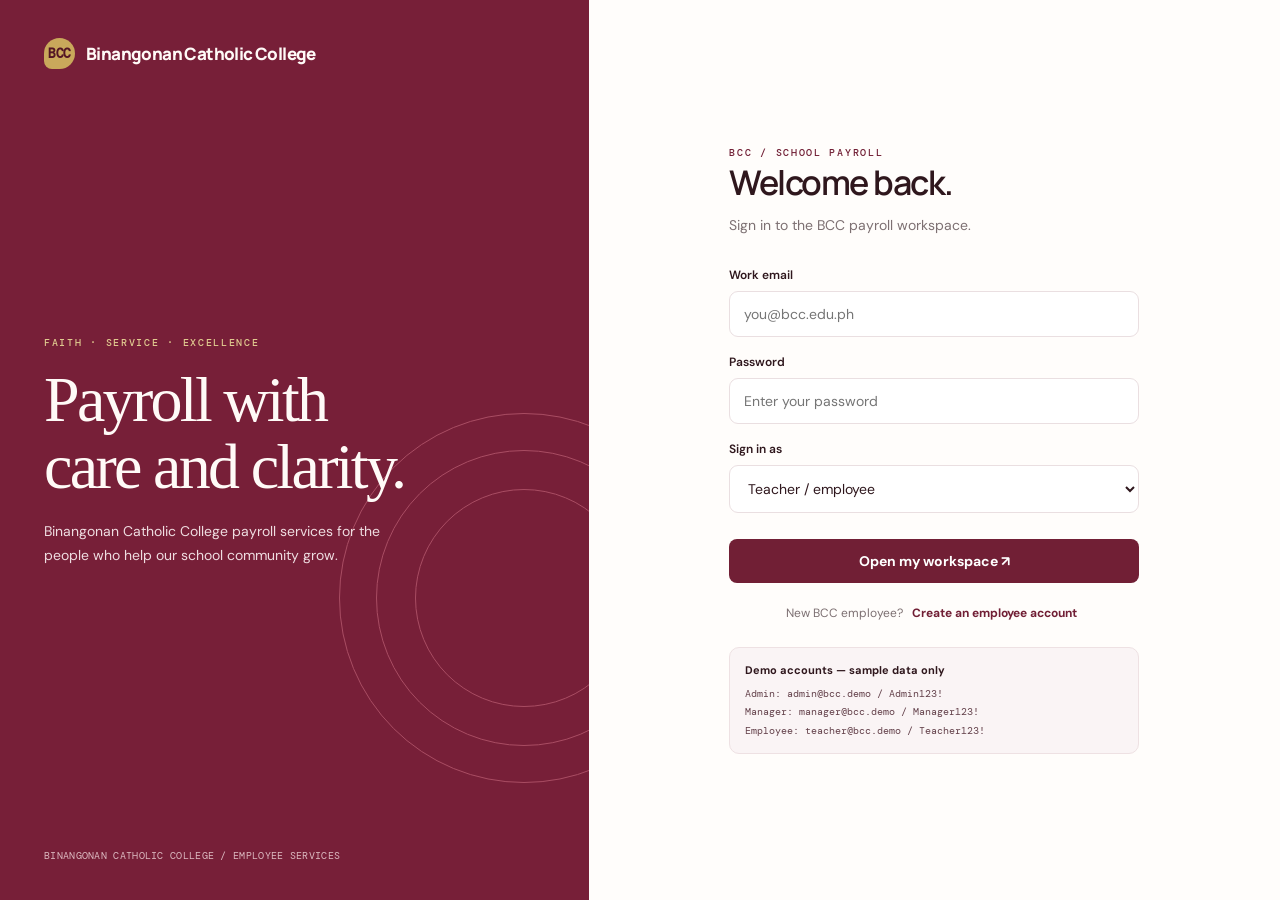
<file: index.html>
<!doctype html>
<html lang="en">
<head>
  <meta charset="utf-8">
  <meta name="viewport" content="width=device-width, initial-scale=1">
  <meta name="theme-color" content="#711f35">
  <meta name="description" content="A secure-style payroll workspace for Binangonan Catholic College.">
  <title>BCC — School Payroll</title>
  <link rel="preconnect" href="https://fonts.googleapis.com">
  <link rel="preconnect" href="https://fonts.gstatic.com" crossorigin>
  <link href="https://fonts.googleapis.com/css2?family=DM+Mono:wght@400;500&family=DM+Sans:wght@400;500;600;700&family=Manrope:wght@400;500;600;700;800&display=swap" rel="stylesheet">
  <link rel="stylesheet" href="styles.css">
</head>
<body>
  <main id="app" aria-live="polite"></main>
  <div id="toast" class="toast" role="status" aria-live="polite"></div>
  <script src="app.js"></script>
</body>
</html>
</file>
<file: styles.css>
:root {
    color-scheme: light;
    --ink: #2f171d;
    --muted: #7d7072;
    --paper: #f7f3f2;
    --white: #fffdfb;
    --line: #eadfe1;
    --maroon: #711f35;
    --maroon-dark: #531524;
    --rose: #ead3d7;
    --gold: #c9a85b;
    --red: #a73d40;
    --serif: Georgia, 'Times New Roman', serif;
  }
  * { box-sizing: border-box; }
  body { margin: 0; background: var(--paper); color: var(--ink); font-family: 'DM Sans', sans-serif; font-size: 14px; }
  button, input, select { font: inherit; }
  button { cursor: pointer; }
  a { color: inherit; }
  .auth-shell { min-height: 100vh; display: grid; grid-template-columns: minmax(320px, .92fr) 1.08fr; }
  .auth-art { min-height: 100vh; padding: 38px 44px; background: #771f38; color: #fffaf7; position: relative; overflow: hidden; display: flex; flex-direction: column; justify-content: space-between; }
  .brand { display: flex; align-items: center; gap: 11px; font: 800 17px 'Manrope', sans-serif; letter-spacing: -.6px; }
  .brand-mark { width: 31px; height: 31px; display: grid; place-items: center; background: white; color: var(--maroon); border-radius: 50% 50% 50% 8px; font-size: 13px; font-family: 'DM Mono', monospace; }
  .auth-art .brand-mark { background: var(--gold); color: var(--maroon-dark); }
  .art-copy { max-width: 470px; position: relative; z-index: 1; margin: auto 0; padding: 60px 0; }
  .eyebrow { text-transform: uppercase; letter-spacing: 1.7px; color: var(--maroon); font: 500 10px 'DM Mono', monospace; }
  .auth-art .eyebrow { color: #dfc98f; }
  .art-copy h1 { font: 500 clamp(42px, 5vw, 70px)/1.04 var(--serif); letter-spacing: -2.7px; margin: 18px 0; }
  .art-copy p { color: #efdde1; line-height: 1.75; max-width: 350px; }
  .orbit { position: absolute; width: 370px; height: 370px; right: -120px; bottom: 13%; border: 1px solid #a94d63; border-radius: 50%; }
  .orbit::before, .orbit::after { content: ''; position: absolute; border: 1px solid #a94d63; border-radius: 50%; inset: 36px; }
  .orbit::after { inset: 75px; }
  .art-note { color: #dcb9c0; font: 10px 'DM Mono', monospace; letter-spacing: .3px; }
  .auth-panel { display: grid; place-items: center; padding: 50px 28px; background: var(--white); }
  .auth-card { width: min(100%, 410px); }
  .auth-card h2 { font: 600 34px 'Manrope', sans-serif; letter-spacing: -1.5px; margin: 0 0 9px; }
  .subtle { color: var(--muted); line-height: 1.6; margin: 0 0 30px; }
  .field { display: grid; gap: 8px; margin: 17px 0; }
  .field label { font-size: 12px; font-weight: 600; }
  .field input, .field select, .search-input { border: 1px solid var(--line); background: #fff; padding: 13px 14px; border-radius: 9px; outline: none; color: var(--ink); width: 100%; }
  .field input:focus, .field select:focus, .search-input:focus { border-color: #9f5b6c; box-shadow: 0 0 0 3px #f1e4e7; }
  .btn { border: 0; border-radius: 8px; padding: 13px 17px; font-weight: 700; transition: .18s ease; }
  .btn-primary { width: 100%; background: var(--maroon); color: white; margin-top: 9px; }
  .btn-primary:hover, .btn-small:hover { background: var(--maroon-dark); transform: translateY(-1px); }
  .btn-text { border: 0; background: transparent; color: var(--maroon); font-weight: 700; padding: 13px 0; }
  .auth-switch { text-align: center; font-size: 12px; color: var(--muted); margin-top: 21px; }
  .auth-switch button { background: none; border: 0; color: var(--maroon); font-weight: 700; }
  .demo-box { background: #faf4f5; border: 1px solid #eee1e3; border-radius: 10px; padding: 13px 15px; margin-top: 25px; color: #76666a; font-size: 11px; line-height: 1.7; }
  .demo-box strong { display: block; color: var(--ink); margin-bottom: 4px; }
  .demo-box code { font: 10px 'DM Mono', monospace; color: #63404a; }
  .workspace { min-height: 100vh; display: grid; grid-template-columns: 238px 1fr; }
  .sidebar { background: #341820; color: #fffaf7; padding: 27px 18px; display: flex; flex-direction: column; }
  .sidebar .brand { padding: 0 9px 35px; }
  .sidebar .brand-mark { background: #c9a85b; color: #341820; }
  .nav-label { color: #bba8ac; font: 10px 'DM Mono', monospace; text-transform: uppercase; letter-spacing: 1.3px; padding: 0 11px; margin: 4px 0 11px; }
  .nav-link { width: 100%; border: 0; background: transparent; color: #d7c8cb; text-align: left; padding: 11px; border-radius: 7px; margin: 2px 0; display: flex; align-items: center; gap: 12px; font-size: 12px; }
  .nav-link.active, .nav-link:hover { background: #713247; color: white; }
  .nav-icon { font-size: 15px; width: 18px; text-align: center; }
  .sidebar-bottom { margin-top: auto; border-top: 1px solid #5c3942; padding-top: 18px; }
  .user-chip { display: flex; gap: 10px; align-items: center; padding: 9px; }
  .avatar { width: 34px; height: 34px; border-radius: 50%; background: #ead6da; color: #5d1d2e; display: grid; place-items: center; font-weight: 700; font-size: 11px; flex: 0 0 auto; }
  .user-name { font-size: 12px; font-weight: 600; }
  .user-role { font: 9px 'DM Mono', monospace; color: #c8b8bb; margin-top: 3px; text-transform: uppercase; }
  .logout { width: 100%; text-align: left; color: #c4b3b7; padding: 11px; border: 0; background: none; font-size: 12px; }
  .main-area { min-width: 0; padding: 33px clamp(22px, 4vw, 58px) 50px; }
  .topline { display: flex; align-items: center; justify-content: space-between; margin-bottom: 32px; }
  .top-date { font: 10px 'DM Mono', monospace; color: var(--muted); }
  .page-title { font: 600 30px 'Manrope', sans-serif; letter-spacing: -1.2px; margin: 0 0 6px; }
  .page-subtitle { color: var(--muted); margin: 0; font-size: 12px; }
  .greeting { margin-bottom: 26px; }
  .kpi-grid { display: grid; grid-template-columns: repeat(4, minmax(0, 1fr)); gap: 13px; margin: 23px 0; }
  .kpi { background: var(--white); border: 1px solid var(--line); border-radius: 10px; padding: 17px; min-height: 115px; }
  .kpi-label { color: var(--muted); font-size: 10px; }
  .kpi-value { font: 600 25px 'Manrope', sans-serif; letter-spacing: -.8px; margin: 15px 0 5px; }
  .kpi-foot { color: #7d7072; font-size: 10px; }
  .kpi-foot.warn { color: var(--red); }
  .content-grid { display: grid; grid-template-columns: minmax(0, 1.55fr) minmax(230px, .8fr); gap: 15px; align-items: start; }
  .panel { background: var(--white); border: 1px solid var(--line); border-radius: 10px; padding: 19px; min-width: 0; }
  .panel-head { display: flex; align-items: center; justify-content: space-between; gap: 10px; margin-bottom: 17px; }
  .panel-title { margin: 0; font: 700 13px 'Manrope', sans-serif; }
  .panel-caption { font-size: 10px; color: var(--muted); margin-top: 4px; }
  .pill { display: inline-flex; align-items: center; gap: 6px; border-radius: 20px; background: #f4edef; color: #7a3d4d; font: 9px 'DM Mono', monospace; padding: 6px 9px; white-space: nowrap; }
  .pill.alert { background: #fbede8; color: #a34637; }
  .table-wrap { overflow-x: auto; }
  table { border-collapse: collapse; width: 100%; white-space: nowrap; }
  th { text-align: left; color: #9a8c8f; font: 9px 'DM Mono', monospace; text-transform: uppercase; letter-spacing: .6px; padding: 10px 8px; border-bottom: 1px solid var(--line); }
  td { padding: 12px 8px; border-bottom: 1px solid #f1eaec; font-size: 11px; }
  tbody tr:last-child td { border-bottom: 0; }
  .person { display: flex; align-items: center; gap: 8px; }
  .person .avatar { width: 27px; height: 27px; font-size: 9px; }
  .person small { display: block; color: var(--muted); font-size: 9px; margin-top: 3px; }
  .amount { font: 11px 'DM Mono', monospace; }
  .status-dot { width: 6px; height: 6px; display: inline-block; border-radius: 50%; background: #8c5b66; margin-right: 5px; }
  .status-dot.flag { background: var(--gold); }
  .flag-item { display: flex; gap: 11px; padding: 13px 0; border-bottom: 1px solid #f1eaec; }
  .flag-item:last-child { border-bottom: 0; padding-bottom: 0; }
  .flag-icon { width: 27px; height: 27px; border-radius: 50%; background: #fbede8; color: #a34637; display: grid; place-items: center; flex: 0 0 auto; font-size: 12px; }
  .flag-text { font-size: 10px; line-height: 1.5; }
  .flag-text strong { display: block; font-size: 11px; margin-bottom: 2px; }
  .flag-text span { color: var(--muted); }
  .insight { padding: 14px; background: #f7eff1; border-radius: 8px; margin-top: 13px; color: #70585e; font-size: 10px; line-height: 1.6; }
  .toolbar { display: flex; gap: 10px; align-items: center; margin: 20px 0 14px; }
  .toolbar .search-input { width: min(300px, 100%); padding: 10px 12px; font-size: 11px; }
  .btn-small { border: 0; border-radius: 7px; background: var(--maroon); color: white; padding: 10px 13px; font-size: 10px; font-weight: 700; white-space: nowrap; }
  .btn-outline { border: 1px solid var(--line); background: white; color: var(--ink); border-radius: 7px; padding: 9px 12px; font-size: 10px; font-weight: 600; }
  .page-panel { margin-top: 21px; }
  .notice { border-left: 3px solid #ae7d88; padding: 10px 13px; margin: 14px 0; background: #faf4f5; color: #70585e; font-size: 10px; line-height: 1.6; }
  .empty { text-align: center; padding: 35px 10px; color: var(--muted); font-size: 11px; }
  .toast { position: fixed; bottom: 24px; left: 50%; transform: translate(-50%, 20px); opacity: 0; pointer-events: none; background: var(--ink); color: white; padding: 12px 18px; border-radius: 8px; z-index: 5; font-size: 12px; transition: .25s; box-shadow: 0 8px 30px #2f171d33; }
  .toast.show { transform: translate(-50%, 0); opacity: 1; }
  @media (max-width: 980px) { .workspace { grid-template-columns: 195px 1fr; } .kpi-grid { grid-template-columns: repeat(2, 1fr); } .content-grid { grid-template-columns: 1fr; } }
  @media (max-width: 700px) { .auth-shell { grid-template-columns: 1fr; } .auth-art { min-height: 240px; padding: 22px 25px; } .auth-art .art-copy { padding: 32px 0; } .art-copy h1 { font-size: 43px; } .auth-art .art-note, .orbit { display: none; } .auth-panel { padding: 38px 22px; } .workspace { grid-template-columns: 1fr; } .sidebar { padding: 13px; flex-direction: row; align-items: center; gap: 9px; position: sticky; top: 0; z-index: 2; } .sidebar .brand { padding: 0; } .sidebar .brand span:last-child, .nav-label, .sidebar-bottom, .nav-link:not(.active) { display: none; } .sidebar nav { display: flex; margin-left: auto; } .nav-link { width: auto; margin: 0; padding: 9px; } .nav-link.active { display: flex; } .main-area { padding: 24px 16px 40px; } .topline { margin-bottom: 23px; } }
  @media (max-width: 400px) { .kpi-grid { gap: 8px; } .kpi { padding: 12px; } .kpi-value { font-size: 21px; } .nav-link { font-size: 0; gap: 0; } .nav-icon { font-size: 16px; } }
</file>
<file: public/styles.css>
:root {
    color-scheme: light;
    --ink: #2f171d;
    --muted: #7d7072;
    --paper: #f7f3f2;
    --white: #fffdfb;
    --line: #eadfe1;
    --maroon: #711f35;
    --maroon-dark: #531524;
    --rose: #ead3d7;
    --gold: #c9a85b;
    --red: #a73d40;
    --serif: Georgia, 'Times New Roman', serif;
  }
  * { box-sizing: border-box; }
  body { margin: 0; background: var(--paper); color: var(--ink); font-family: 'DM Sans', sans-serif; font-size: 14px; }
  button, input, select { font: inherit; }
  button { cursor: pointer; }
  a { color: inherit; }
  .auth-shell { min-height: 100vh; display: grid; grid-template-columns: minmax(320px, .92fr) 1.08fr; }
  .auth-art { min-height: 100vh; padding: 38px 44px; background: #771f38; color: #fffaf7; position: relative; overflow: hidden; display: flex; flex-direction: column; justify-content: space-between; }
  .brand { display: flex; align-items: center; gap: 11px; font: 800 17px 'Manrope', sans-serif; letter-spacing: -.6px; }
  .brand-mark { width: 31px; height: 31px; display: grid; place-items: center; background: white; color: var(--maroon); border-radius: 50% 50% 50% 8px; font-size: 13px; font-family: 'DM Mono', monospace; }
  .auth-art .brand-mark { background: var(--gold); color: var(--maroon-dark); }
  .art-copy { max-width: 470px; position: relative; z-index: 1; margin: auto 0; padding: 60px 0; }
  .eyebrow { text-transform: uppercase; letter-spacing: 1.7px; color: var(--maroon); font: 500 10px 'DM Mono', monospace; }
  .auth-art .eyebrow { color: #dfc98f; }
  .art-copy h1 { font: 500 clamp(42px, 5vw, 70px)/1.04 var(--serif); letter-spacing: -2.7px; margin: 18px 0; }
  .art-copy p { color: #efdde1; line-height: 1.75; max-width: 350px; }
  .orbit { position: absolute; width: 370px; height: 370px; right: -120px; bottom: 13%; border: 1px solid #a94d63; border-radius: 50%; }
  .orbit::before, .orbit::after { content: ''; position: absolute; border: 1px solid #a94d63; border-radius: 50%; inset: 36px; }
  .orbit::after { inset: 75px; }
  .art-note { color: #dcb9c0; font: 10px 'DM Mono', monospace; letter-spacing: .3px; }
  .auth-panel { display: grid; place-items: center; padding: 50px 28px; background: var(--white); }
  .auth-card { width: min(100%, 410px); }
  .auth-card h2 { font: 600 34px 'Manrope', sans-serif; letter-spacing: -1.5px; margin: 0 0 9px; }
  .subtle { color: var(--muted); line-height: 1.6; margin: 0 0 30px; }
  .field { display: grid; gap: 8px; margin: 17px 0; }
  .field label { font-size: 12px; font-weight: 600; }
  .field input, .field select, .search-input { border: 1px solid var(--line); background: #fff; padding: 13px 14px; border-radius: 9px; outline: none; color: var(--ink); width: 100%; }
  .field input:focus, .field select:focus, .search-input:focus { border-color: #9f5b6c; box-shadow: 0 0 0 3px #f1e4e7; }
  .btn { border: 0; border-radius: 8px; padding: 13px 17px; font-weight: 700; transition: .18s ease; }
  .btn-primary { width: 100%; background: var(--maroon); color: white; margin-top: 9px; }
  .btn-primary:hover, .btn-small:hover { background: var(--maroon-dark); transform: translateY(-1px); }
  .btn-text { border: 0; background: transparent; color: var(--maroon); font-weight: 700; padding: 13px 0; }
  .auth-switch { text-align: center; font-size: 12px; color: var(--muted); margin-top: 21px; }
  .auth-switch button { background: none; border: 0; color: var(--maroon); font-weight: 700; }
  .demo-box { background: #faf4f5; border: 1px solid #eee1e3; border-radius: 10px; padding: 13px 15px; margin-top: 25px; color: #76666a; font-size: 11px; line-height: 1.7; }
  .demo-box strong { display: block; color: var(--ink); margin-bottom: 4px; }
  .demo-box code { font: 10px 'DM Mono', monospace; color: #63404a; }
  .workspace { min-height: 100vh; display: grid; grid-template-columns: 238px 1fr; }
  .sidebar { background: #341820; color: #fffaf7; padding: 27px 18px; display: flex; flex-direction: column; }
  .sidebar .brand { padding: 0 9px 35px; }
  .sidebar .brand-mark { background: #c9a85b; color: #341820; }
  .nav-label { color: #bba8ac; font: 10px 'DM Mono', monospace; text-transform: uppercase; letter-spacing: 1.3px; padding: 0 11px; margin: 4px 0 11px; }
  .nav-link { width: 100%; border: 0; background: transparent; color: #d7c8cb; text-align: left; padding: 11px; border-radius: 7px; margin: 2px 0; display: flex; align-items: center; gap: 12px; font-size: 12px; }
  .nav-link.active, .nav-link:hover { background: #713247; color: white; }
  .nav-icon { font-size: 15px; width: 18px; text-align: center; }
  .sidebar-bottom { margin-top: auto; border-top: 1px solid #5c3942; padding-top: 18px; }
  .user-chip { display: flex; gap: 10px; align-items: center; padding: 9px; }
  .avatar { width: 34px; height: 34px; border-radius: 50%; background: #ead6da; color: #5d1d2e; display: grid; place-items: center; font-weight: 700; font-size: 11px; flex: 0 0 auto; }
  .user-name { font-size: 12px; font-weight: 600; }
  .user-role { font: 9px 'DM Mono', monospace; color: #c8b8bb; margin-top: 3px; text-transform: uppercase; }
  .logout { width: 100%; text-align: left; color: #c4b3b7; padding: 11px; border: 0; background: none; font-size: 12px; }
  .main-area { min-width: 0; padding: 33px clamp(22px, 4vw, 58px) 50px; }
  .topline { display: flex; align-items: center; justify-content: space-between; margin-bottom: 32px; }
  .top-date { font: 10px 'DM Mono', monospace; color: var(--muted); }
  .page-title { font: 600 30px 'Manrope', sans-serif; letter-spacing: -1.2px; margin: 0 0 6px; }
  .page-subtitle { color: var(--muted); margin: 0; font-size: 12px; }
  .greeting { margin-bottom: 26px; }
  .kpi-grid { display: grid; grid-template-columns: repeat(4, minmax(0, 1fr)); gap: 13px; margin: 23px 0; }
  .kpi { background: var(--white); border: 1px solid var(--line); border-radius: 10px; padding: 17px; min-height: 115px; }
  .kpi-label { color: var(--muted); font-size: 10px; }
  .kpi-value { font: 600 25px 'Manrope', sans-serif; letter-spacing: -.8px; margin: 15px 0 5px; }
  .kpi-foot { color: #7d7072; font-size: 10px; }
  .kpi-foot.warn { color: var(--red); }
  .content-grid { display: grid; grid-template-columns: minmax(0, 1.55fr) minmax(230px, .8fr); gap: 15px; align-items: start; }
  .panel { background: var(--white); border: 1px solid var(--line); border-radius: 10px; padding: 19px; min-width: 0; }
  .panel-head { display: flex; align-items: center; justify-content: space-between; gap: 10px; margin-bottom: 17px; }
  .panel-title { margin: 0; font: 700 13px 'Manrope', sans-serif; }
  .panel-caption { font-size: 10px; color: var(--muted); margin-top: 4px; }
  .pill { display: inline-flex; align-items: center; gap: 6px; border-radius: 20px; background: #f4edef; color: #7a3d4d; font: 9px 'DM Mono', monospace; padding: 6px 9px; white-space: nowrap; }
  .pill.alert { background: #fbede8; color: #a34637; }
  .table-wrap { overflow-x: auto; }
  table { border-collapse: collapse; width: 100%; white-space: nowrap; }
  th { text-align: left; color: #9a8c8f; font: 9px 'DM Mono', monospace; text-transform: uppercase; letter-spacing: .6px; padding: 10px 8px; border-bottom: 1px solid var(--line); }
  td { padding: 12px 8px; border-bottom: 1px solid #f1eaec; font-size: 11px; }
  tbody tr:last-child td { border-bottom: 0; }
  .person { display: flex; align-items: center; gap: 8px; }
  .person .avatar { width: 27px; height: 27px; font-size: 9px; }
  .person small { display: block; color: var(--muted); font-size: 9px; margin-top: 3px; }
  .amount { font: 11px 'DM Mono', monospace; }
  .status-dot { width: 6px; height: 6px; display: inline-block; border-radius: 50%; background: #8c5b66; margin-right: 5px; }
  .status-dot.flag { background: var(--gold); }
  .flag-item { display: flex; gap: 11px; padding: 13px 0; border-bottom: 1px solid #f1eaec; }
  .flag-item:last-child { border-bottom: 0; padding-bottom: 0; }
  .flag-icon { width: 27px; height: 27px; border-radius: 50%; background: #fbede8; color: #a34637; display: grid; place-items: center; flex: 0 0 auto; font-size: 12px; }
  .flag-text { font-size: 10px; line-height: 1.5; }
  .flag-text strong { display: block; font-size: 11px; margin-bottom: 2px; }
  .flag-text span { color: var(--muted); }
  .insight { padding: 14px; background: #f7eff1; border-radius: 8px; margin-top: 13px; color: #70585e; font-size: 10px; line-height: 1.6; }
  .toolbar { display: flex; gap: 10px; align-items: center; margin: 20px 0 14px; }
  .toolbar .search-input { width: min(300px, 100%); padding: 10px 12px; font-size: 11px; }
  .btn-small { border: 0; border-radius: 7px; background: var(--maroon); color: white; padding: 10px 13px; font-size: 10px; font-weight: 700; white-space: nowrap; }
  .btn-outline { border: 1px solid var(--line); background: white; color: var(--ink); border-radius: 7px; padding: 9px 12px; font-size: 10px; font-weight: 600; }
  .page-panel { margin-top: 21px; }
  .notice { border-left: 3px solid #ae7d88; padding: 10px 13px; margin: 14px 0; background: #faf4f5; color: #70585e; font-size: 10px; line-height: 1.6; }
  .empty { text-align: center; padding: 35px 10px; color: var(--muted); font-size: 11px; }
  .toast { position: fixed; bottom: 24px; left: 50%; transform: translate(-50%, 20px); opacity: 0; pointer-events: none; background: var(--ink); color: white; padding: 12px 18px; border-radius: 8px; z-index: 5; font-size: 12px; transition: .25s; box-shadow: 0 8px 30px #2f171d33; }
  .toast.show { transform: translate(-50%, 0); opacity: 1; }
  @media (max-width: 980px) { .workspace { grid-template-columns: 195px 1fr; } .kpi-grid { grid-template-columns: repeat(2, 1fr); } .content-grid { grid-template-columns: 1fr; } }
  @media (max-width: 700px) { .auth-shell { grid-template-columns: 1fr; } .auth-art { min-height: 240px; padding: 22px 25px; } .auth-art .art-copy { padding: 32px 0; } .art-copy h1 { font-size: 43px; } .auth-art .art-note, .orbit { display: none; } .auth-panel { padding: 38px 22px; } .workspace { grid-template-columns: 1fr; } .sidebar { padding: 13px; flex-direction: row; align-items: center; gap: 9px; position: sticky; top: 0; z-index: 2; } .sidebar .brand { padding: 0; } .sidebar .brand span:last-child, .nav-label, .sidebar-bottom, .nav-link:not(.active) { display: none; } .sidebar nav { display: flex; margin-left: auto; } .nav-link { width: auto; margin: 0; padding: 9px; } .nav-link.active { display: flex; } .main-area { padding: 24px 16px 40px; } .topline { margin-bottom: 23px; } }
  @media (max-width: 400px) { .kpi-grid { gap: 8px; } .kpi { padding: 12px; } .kpi-value { font-size: 21px; } .nav-link { font-size: 0; gap: 0; } .nav-icon { font-size: 16px; } }
</file>
